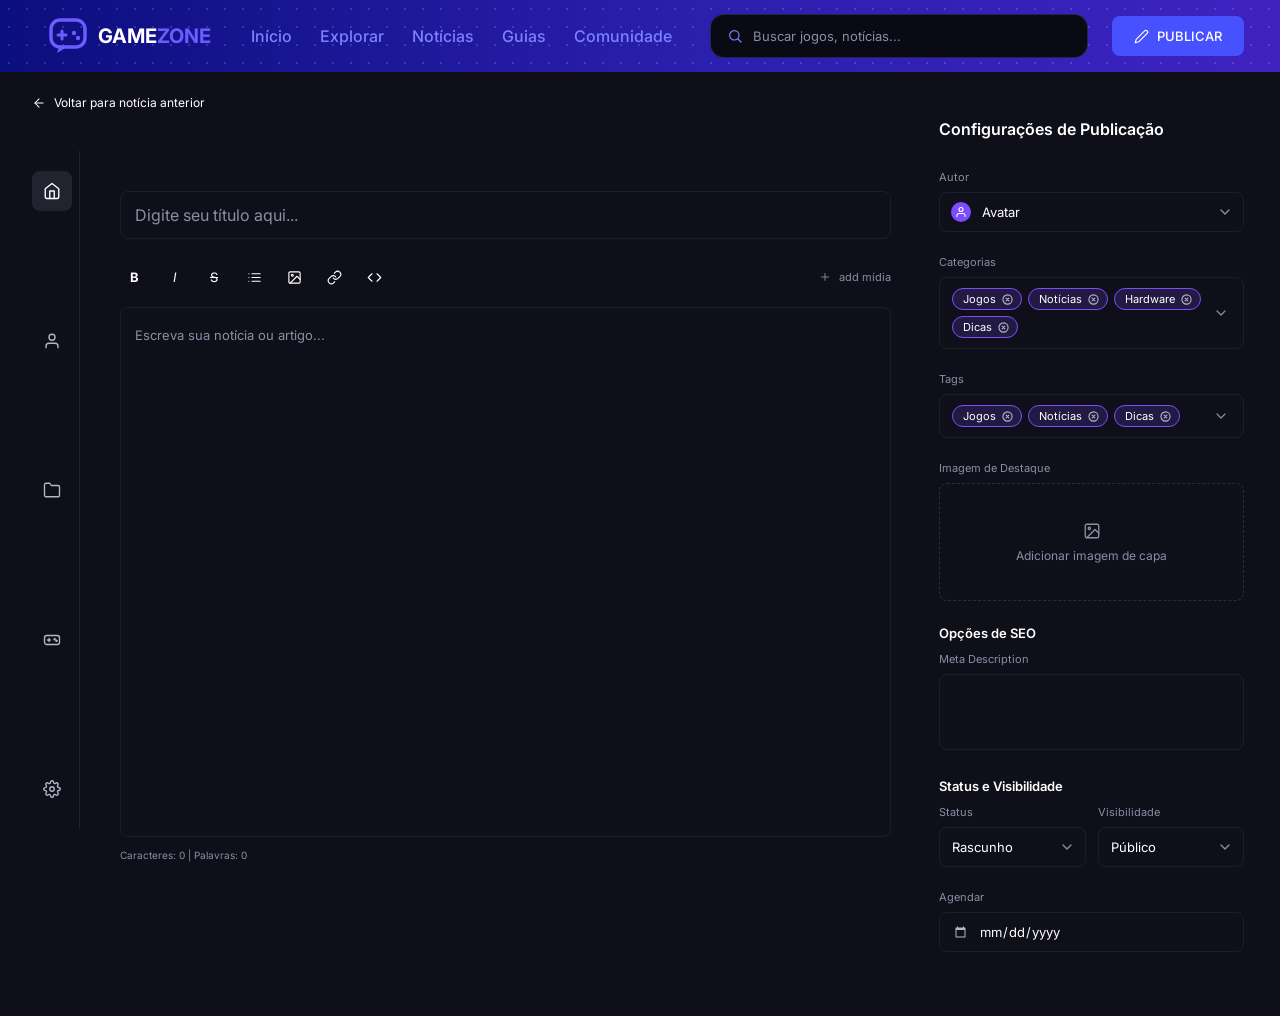
<file: Páginas/pagina.html>
<!DOCTYPE html>
<html lang="pt-BR">

<head>
    <meta charset="UTF-8">
    <meta name="viewport" content="width=device-width, initial-scale=1.0">

    <title>GameZone - Publicar</title>

    <!-- fonte Inter -->
    <link rel="preconnect" href="https://fonts.googleapis.com">
    <link rel="preconnect" href="https://fonts.gstatic.com" crossorigin>
    <link href="https://fonts.googleapis.com/css2?family=Inter:wght@400;500;600;700&display=swap" rel="stylesheet">

    <!-- css da tela de publicar -->
    <link rel="stylesheet" href="../CSS/pagina.css?v=4">
</head>

<body>

    <!-- ícones (ficam escondidos aqui, são chamados nas outras partes da página) -->
    <svg class="sprite" xmlns="http://www.w3.org/2000/svg">

        <!-- logo -->
        <symbol id="i-logo" viewBox="0 0 40 40">
            <rect x="3" y="4" width="34" height="27" rx="9" fill="none" stroke="#6C5CFF" stroke-width="3.5" />
            <path d="M11 31 L9 37 L19 31 Z" fill="#6C5CFF" />
            <path d="M14 15v8M10 19h8" stroke="#6C5CFF" stroke-width="3" stroke-linecap="round" />
            <circle cx="26" cy="17" r="2.2" fill="#6C5CFF" />
            <circle cx="30" cy="22" r="2.2" fill="#6C5CFF" />
        </symbol>

        <!-- lupa da pesquisa -->
        <symbol id="i-busca" viewBox="0 0 24 24">
            <circle cx="11" cy="11" r="7" />
            <line x1="21" y1="21" x2="16.5" y2="16.5" />
        </symbol>

        <!-- lápis do botão publicar -->
        <symbol id="i-lapis" viewBox="0 0 24 24">
            <path d="M17 3a2.8 2.8 0 0 1 4 4L7.5 20.5 2 22l1.5-5.5L17 3z" />
        </symbol>

        <!-- três linhas do menu -->
        <symbol id="i-menu" viewBox="0 0 24 24">
            <line x1="3" y1="6" x2="21" y2="6" />
            <line x1="3" y1="12" x2="21" y2="12" />
            <line x1="3" y1="18" x2="21" y2="18" />
        </symbol>

        <!-- seta de voltar -->
        <symbol id="i-seta" viewBox="0 0 24 24">
            <line x1="19" y1="12" x2="5" y2="12" />
            <polyline points="12 19 5 12 12 5" />
        </symbol>

        <!-- setinha pra baixo (campos de seleção) -->
        <symbol id="i-seta-baixo" viewBox="0 0 24 24">
            <polyline points="6 9 12 15 18 9" />
        </symbol>

        <!-- ícones da barra da esquerda -->
        <symbol id="i-home" viewBox="0 0 24 24">
            <path d="M3 9l9-7 9 7v11a2 2 0 0 1-2 2H5a2 2 0 0 1-2-2z" />
            <polyline points="9 22 9 12 15 12 15 22" />
        </symbol>

        <symbol id="i-usuario" viewBox="0 0 24 24">
            <path d="M20 21v-2a4 4 0 0 0-4-4H8a4 4 0 0 0-4 4v2" />
            <circle cx="12" cy="7" r="4" />
        </symbol>

        <symbol id="i-pasta" viewBox="0 0 24 24">
            <path d="M22 19a2 2 0 0 1-2 2H4a2 2 0 0 1-2-2V5a2 2 0 0 1 2-2h5l2 3h9a2 2 0 0 1 2 2z" />
        </symbol>

        <symbol id="i-controle" viewBox="0 0 24 24">
            <rect x="2" y="6" width="20" height="12" rx="3" />
            <path d="M6 12h4M8 10v4" />
            <circle cx="15.5" cy="11" r="0.8" />
            <circle cx="18" cy="13" r="0.8" />
        </symbol>

        <symbol id="i-engrenagem" viewBox="0 0 24 24">
            <circle cx="12" cy="12" r="3" />
            <path d="M19.4 15a1.65 1.65 0 0 0 .33 1.82l.06.06a2 2 0 0 1 0 2.83 2 2 0 0 1-2.83 0l-.06-.06a1.65 1.65 0 0 0-1.82-.33 1.65 1.65 0 0 0-1 1.51V21a2 2 0 0 1-2 2 2 2 0 0 1-2-2v-.09A1.65 1.65 0 0 0 9 19.4a1.65 1.65 0 0 0-1.82.33l-.06.06a2 2 0 0 1-2.83 0 2 2 0 0 1 0-2.83l.06-.06a1.65 1.65 0 0 0 .33-1.82 1.65 1.65 0 0 0-1.51-1H3a2 2 0 0 1-2-2 2 2 0 0 1 2-2h.09A1.65 1.65 0 0 0 4.6 9a1.65 1.65 0 0 0-.33-1.82l-.06-.06a2 2 0 0 1 0-2.83 2 2 0 0 1 2.83 0l.06.06a1.65 1.65 0 0 0 1.82.33H9a1.65 1.65 0 0 0 1-1.51V3a2 2 0 0 1 2-2 2 2 0 0 1 2 2v.09a1.65 1.65 0 0 0 1 1.51 1.65 1.65 0 0 0 1.82-.33l.06-.06a2 2 0 0 1 2.83 0 2 2 0 0 1 0 2.83l-.06.06a1.65 1.65 0 0 0-.33 1.82V9a1.65 1.65 0 0 0 1.51 1H21a2 2 0 0 1 2 2 2 2 0 0 1-2 2h-.09a1.65 1.65 0 0 0-1.51 1z" />
        </symbol>

        <!-- ícones da barra de formatação do texto -->
        <symbol id="i-lista" viewBox="0 0 24 24">
            <line x1="8" y1="6" x2="21" y2="6" />
            <line x1="8" y1="12" x2="21" y2="12" />
            <line x1="8" y1="18" x2="21" y2="18" />
            <line x1="3" y1="6" x2="3.01" y2="6" />
            <line x1="3" y1="12" x2="3.01" y2="12" />
            <line x1="3" y1="18" x2="3.01" y2="18" />
        </symbol>

        <symbol id="i-imagem" viewBox="0 0 24 24">
            <rect x="3" y="3" width="18" height="18" rx="2" />
            <circle cx="8.5" cy="8.5" r="1.5" />
            <polyline points="21 15 16 10 5 21" />
        </symbol>

        <symbol id="i-link" viewBox="0 0 24 24">
            <path d="M10 13a5 5 0 0 0 7.54.54l3-3a5 5 0 0 0-7.07-7.07l-1.72 1.71" />
            <path d="M14 11a5 5 0 0 0-7.54-.54l-3 3a5 5 0 0 0 7.07 7.07l1.71-1.71" />
        </symbol>

        <symbol id="i-codigo" viewBox="0 0 24 24">
            <polyline points="16 18 22 12 16 6" />
            <polyline points="8 6 2 12 8 18" />
        </symbol>

        <!-- sinal de mais (botão add mídia) -->
        <symbol id="i-mais" viewBox="0 0 24 24">
            <line x1="12" y1="5" x2="12" y2="19" />
            <line x1="5" y1="12" x2="19" y2="12" />
        </symbol>
    </svg>


    <!-- header (barra roxa do topo) -->
    <header class="header">
        <div class="container">

            <!-- logo (ícone + nome) -->
            <a href="../index.html" class="logo">
                <svg class="logo-icone"><use href="#i-logo"></use></svg>
                <span class="logo-texto">GAME<span>ZONE</span></span>
            </a>

            <!-- menu de navegação -->
            <nav class="menu">
                <a href="../index.html">Início</a>
                <a href="explorar.html">Explorar</a>
                <a href="#">Notícias</a>
                <a href="#">Guias</a>
                <a href="#">Comunidade</a>
            </nav>

            <!-- campo de pesquisa -->
            <div class="pesquisa">
                <svg class="icone"><use href="#i-busca"></use></svg>
                <input type="text" placeholder="Buscar jogos, notícias...">
            </div>

            <!-- botão publicar -->
            <button type="button" class="btn-publicar" id="btn-publicar">
                <svg class="icone"><use href="#i-lapis"></use></svg>
                PUBLICAR
            </button>

            <!-- botão do menu (três linhas) -->
            <button type="button" class="btn-menu" id="btn-menu" aria-label="Abrir menu" aria-expanded="false">
                <svg class="icone"><use href="#i-menu"></use></svg>
            </button>

        </div>

        <!-- menu que abre quando clica nas três linhas -->
        <nav class="menu-mobile" id="menu-mobile">
            <a href="../index.html">Início</a>
            <a href="explorar.html">Explorar</a>
            <a href="#">Notícias</a>
            <a href="#">Guias</a>
            <a href="#">Comunidade</a>
        </nav>
    </header>


    <!-- conteúdo principal -->
    <main class="pub">

        <!-- coluna da esquerda (voltar + barra de ícones + editor) -->
        <div class="pub-esquerda">

            <!-- link pra voltar na notícia anterior -->
            <a href="#" class="pub-voltar">
                <svg class="icone"><use href="#i-seta"></use></svg>
                Voltar para notícia anterior
            </a>

            <!-- barra de ícones e editor lado a lado -->
            <div class="pub-corpo">

                <!-- barra de ícones da esquerda -->
                <nav class="pub-icones">
                    <button type="button" class="ativo" aria-label="Início">
                        <svg class="icone"><use href="#i-home"></use></svg>
                    </button>
                    <button type="button" aria-label="Perfil">
                        <svg class="icone"><use href="#i-usuario"></use></svg>
                    </button>
                    <button type="button" aria-label="Rascunhos">
                        <svg class="icone"><use href="#i-pasta"></use></svg>
                    </button>
                    <button type="button" aria-label="Jogos">
                        <svg class="icone"><use href="#i-controle"></use></svg>
                    </button>
                    <button type="button" aria-label="Configurações">
                        <svg class="icone"><use href="#i-engrenagem"></use></svg>
                    </button>
                </nav>


                <!-- editor da notícia -->
                <section class="pub-editor">

                    <!-- título da notícia -->
                    <input type="text" class="pub-titulo" id="titulo" placeholder="Digite seu título aqui...">

                    <!-- barra de ferramentas do texto -->
                    <div class="pub-toolbar">

                        <!-- botões de formatação (negrito, itálico, riscado, lista, imagem, link e código) -->
                        <div class="pub-formatar">
                            <button type="button" class="negrito" data-acao="negrito" aria-label="Negrito">B</button>
                            <button type="button" class="italico" data-acao="italico" aria-label="Itálico">I</button>
                            <button type="button" class="riscado" data-acao="riscado" aria-label="Riscado">S</button>
                            <button type="button" data-acao="lista" aria-label="Lista">
                                <svg class="icone"><use href="#i-lista"></use></svg>
                            </button>
                            <button type="button" data-acao="imagem" aria-label="Imagem">
                                <svg class="icone"><use href="#i-imagem"></use></svg>
                            </button>
                            <button type="button" data-acao="link" aria-label="Link">
                                <svg class="icone"><use href="#i-link"></use></svg>
                            </button>
                            <button type="button" data-acao="codigo" aria-label="Código">
                                <svg class="icone"><use href="#i-codigo"></use></svg>
                            </button>
                        </div>

                        <!-- botão adicionar mídia -->
                        <button type="button" class="pub-add-midia">
                            <svg class="icone"><use href="#i-mais"></use></svg>
                            add mídia
                        </button>
                    </div>

                    <!-- texto da notícia (div editável, aceita negrito, itálico etc) -->
                    <div class="pub-texto" id="texto" contenteditable="true" role="textbox" aria-multiline="true" data-placeholder="Escreva sua notícia ou artigo..."></div>

                    <!-- contador de caracteres e palavras -->
                    <div class="pub-contador">Caracteres: 0 | Palavras: 0</div>

                </section>
            </div>
        </div>


        <!-- configurações de publicação (coluna da direita) -->
        <aside class="pub-config">

            <h2>Configurações de Publicação</h2>

            <!-- autor -->
            <div class="pub-campo">
                <label for="autor">Autor</label>
                <div class="pub-autor">
                    <span class="pub-avatar">
                        <svg class="icone"><use href="#i-usuario"></use></svg>
                    </span>
                    <select id="autor" class="pub-select">
                        <option>Avatar</option>
                    </select>
                </div>
            </div>

            <!-- categorias -->
            <div class="pub-campo">
                <label>Categorias</label>
                <div class="pub-tags-linha">
                    <div class="pub-tags" id="categorias">
                        <span class="pub-tag">Jogos<button type="button" class="pub-tag-x" aria-label="Remover Jogos"></button></span>
                        <span class="pub-tag">Notícias<button type="button" class="pub-tag-x" aria-label="Remover Notícias"></button></span>
                        <span class="pub-tag">Hardware<button type="button" class="pub-tag-x" aria-label="Remover Hardware"></button></span>
                        <span class="pub-tag">Dicas<button type="button" class="pub-tag-x" aria-label="Remover Dicas"></button></span>
                    </div>
                    <svg class="icone pub-seta"><use href="#i-seta-baixo"></use></svg>
                </div>
            </div>

            <!-- tags -->
            <div class="pub-campo">
                <label>Tags</label>
                <div class="pub-tags-linha">
                    <div class="pub-tags" id="tags">
                        <span class="pub-tag">Jogos<button type="button" class="pub-tag-x" aria-label="Remover Jogos"></button></span>
                        <span class="pub-tag">Notícias<button type="button" class="pub-tag-x" aria-label="Remover Notícias"></button></span>
                        <span class="pub-tag">Dicas<button type="button" class="pub-tag-x" aria-label="Remover Dicas"></button></span>
                    </div>
                    <svg class="icone pub-seta"><use href="#i-seta-baixo"></use></svg>
                </div>
            </div>

            <!-- imagem de destaque -->
            <div class="pub-campo">
                <label>Imagem de Destaque</label>
                <div class="pub-capa" id="pub-capa">
                    <svg class="icone"><use href="#i-imagem"></use></svg>
                    <p>Adicionar imagem de capa</p>
                    <!-- prévia da imagem escolhida -->
                    <img class="pub-capa-img" id="capa-previa" alt="Prévia da imagem de capa">
                </div>
            </div>

            <!-- opções de seo -->
            <div class="pub-campo">
                <h3>Opções de SEO</h3>
                <label for="meta">Meta Description</label>
                <textarea id="meta"></textarea>
            </div>

            <!-- status e visibilidade -->
            <div class="pub-campo">
                <h3>Status e Visibilidade</h3>

                <div class="pub-duas-colunas">
                    <div>
                        <label for="status">Status</label>
                        <select id="status" class="pub-select">
                            <option>Rascunho</option>
                            <option>Publicado</option>
                        </select>
                    </div>

                    <div>
                        <label for="visibilidade">Visibilidade</label>
                        <select id="visibilidade" class="pub-select">
                            <option>Público</option>
                            <option>Privado</option>
                        </select>
                    </div>
                </div>
            </div>

            <!-- agendar publicação -->
            <div class="pub-campo">
                <label for="agendar">Agendar</label>
                <input type="date" id="agendar" class="pub-data">
            </div>

        </aside>

    </main>


    <!-- campos escondidos pra escolher arquivo (abrem quando clica nos botões) -->
    <input type="file" id="arquivo-midia" accept="image/*" hidden>
    <input type="file" id="arquivo-capa" accept="image/*" hidden>

    <!-- aviso que aparece no canto da tela (erro ou sucesso) -->
    <div class="aviso" id="aviso" aria-live="polite"></div>

    <!-- javascript da tela de publicar -->
    <script src="../JS/pagina.js?v=4"></script>

</body>

</html>
</file>
<file: CSS/pagina.css>
/* CORES DA TELA */
:root {
    --fundo: #0F0F1A;           /* fundo da página */
    --roxo: #4751FF;            /* botão publicar */
    --roxo-claro: #7C81FF;      /* links do menu e detalhes */
    --violeta: #7B4DFF;         /* tags e avatar */
    --logo-zone: #6C5CFF;       /* parte "ZONE" da logo */
    --cinza: #8B8DA3;           /* textos pequenos (nomes dos campos e placeholders) */
    --cinza-claro: #B4B6C8;     /* ícones da barra da esquerda */
    --linha: #23232F;           /* linhas separadoras e fundo do botão ativo */
}


/* CONFIGURAÇÕES GERAIS */

/* tira as margens e espaçamentos padrão do navegador */
* {
    margin: 0;
    padding: 0;
    box-sizing: border-box;
}

/* fundo, fonte e cor do texto da página */
body {
    font-family: 'Inter', Arial, sans-serif;
    background-color: var(--fundo);
    color: #FFFFFF;
}

/* links sem sublinhado e com a cor do texto em volta */
a {
    text-decoration: none;
    color: inherit;
}

/* botões e campos usam a mesma fonte da página */
button,
input,
select,
textarea {
    font-family: inherit;
}

button {
    cursor: pointer;
}

/* esconde o bloco de ícones que fica no começo do html */
.sprite {
    position: absolute;
    width: 0;
    height: 0;
    overflow: hidden;
}

/* estilo de todos os ícones (só o contorno, sem preencher) */
.icone {
    width: 18px;
    height: 18px;
    fill: none;
    stroke: currentColor;
    stroke-width: 1.8;
    stroke-linecap: round;
    stroke-linejoin: round;
    flex-shrink: 0;
}


/* HEADER */

/* barra do topo: degradê de azul pra roxo com pontinhos por cima */
.header {
    position: relative;
    z-index: 20;
    width: 100%;
    height: 72px;
    background:
        radial-gradient(rgba(255, 255, 255, 0.14) 1px, transparent 1.4px) 0 0 / 18px 18px,
        linear-gradient(90deg, #0B0E7E 0%, #2B1FAE 55%, #3E22C0 100%);
}

/* deixa tudo do header em uma linha só */
.container {
    width: 100%;
    height: 72px;
    padding: 0 36px 0 110px;
    display: flex;
    align-items: center;
}

/* logo (ícone + nome) */
.logo {
    display: flex;
    align-items: center;
    gap: 10px;
    font-size: 20px;
    font-weight: 700;
    white-space: nowrap;
    flex-shrink: 0;
}

/* tamanho do ícone da logo */
.logo-icone {
    width: 40px;
    height: 40px;
}

/* cor da parte "ZONE" (o "GAME" fica branco) */
.logo-texto span {
    color: var(--logo-zone);
}

/* menu de navegação */
.menu {
    display: flex;
    align-items: center;
    gap: 44px;
    margin-left: 70px;
}

/* cada link do menu */
.menu a {
    font-size: 16px;
    font-weight: 500;
    color: var(--roxo-claro);
    white-space: nowrap;
    transition: 0.2s;
}

/* link do menu ao passar o mouse */
.menu a:hover {
    color: #FFFFFF;
}

/* caixa da pesquisa (estica pra ocupar o espaço que sobra entre o menu e o botão) */
.pesquisa {
    flex: 1;
    min-width: 160px;
    height: 44px;
    margin-left: 38px;
    padding: 0 16px;
    display: flex;
    align-items: center;
    gap: 10px;
    background-color: #0A0A14;
    border: 1px solid rgba(124, 129, 255, 0.22);
    border-radius: 14px;
    color: var(--roxo-claro);
}

/* lupa da pesquisa */
.pesquisa .icone {
    width: 16px;
    height: 16px;
}

/* campo onde digita a pesquisa */
.pesquisa input {
    flex: 1;
    min-width: 0;
    background: transparent;
    border: none;
    outline: none;
    color: #FFFFFF;
    font-size: 13px;
}

.pesquisa input::placeholder {
    color: var(--cinza);
}

/* botão PUBLICAR (azul) */
.btn-publicar {
    height: 40px;
    margin-left: 24px;
    padding: 0 22px;
    display: flex;
    align-items: center;
    gap: 8px;
    background-color: var(--roxo);
    border: none;
    border-radius: 8px;
    font-size: 13px;
    font-weight: 500;
    color: #FFFFFF;
    white-space: nowrap;
    flex-shrink: 0;
}

/* lápis dentro do botão */
.btn-publicar .icone {
    width: 15px;
    height: 15px;
}

.btn-publicar:hover {
    background-color: var(--roxo-claro);
}

/* botão das três linhas (menu) */
.btn-menu {
    width: 40px;
    height: 40px;
    margin-left: 40px;
    display: none; /* no computador fica escondido, os links já aparecem ao lado */
    align-items: center;
    justify-content: center;
    background: transparent;
    border: none;
    color: #FFFFFF;
    flex-shrink: 0;
}

.btn-menu .icone {
    width: 24px;
    height: 24px;
}

.btn-menu:hover {
    color: var(--roxo-claro);
}

/* menu que abre embaixo das três linhas (começa escondido) */
.menu-mobile {
    display: none;
    position: absolute;
    top: 76px;
    right: 36px;
    width: 220px;
    padding: 8px;
    flex-direction: column;
    background-color: #14142A;
    border: 1px solid rgba(124, 129, 255, 0.22);
    border-radius: 12px;
    box-shadow: 0 12px 30px rgba(0, 0, 0, 0.45);
}

/* quando o javascript coloca a classe "aberto", o menu aparece */
.menu-mobile.aberto {
    display: flex;
}

/* cada link do menu que abre */
.menu-mobile a {
    padding: 12px 14px;
    border-radius: 8px;
    font-size: 14px;
    color: var(--roxo-claro);
}

.menu-mobile a:hover {
    background-color: var(--linha);
    color: #FFFFFF;
}


/* CONTEÚDO PRINCIPAL */

/* coluna da esquerda (voltar + editor) e coluna da direita (configurações) lado a lado */
.pub {
    display: flex;
    align-items: flex-start;
    gap: 85px;
    padding: 22px 55px 40px 32px;
}

/* coluna da esquerda (ocupa o espaço que sobrar) */
.pub-esquerda {
    flex: 1;
    min-width: 0;
}

/* link "voltar para notícia anterior" */
.pub-voltar {
    display: inline-flex;
    align-items: center;
    gap: 8px;
    margin-bottom: 40px;
    font-size: 12px;
    line-height: 16px;
}

/* seta do voltar */
.pub-voltar .icone {
    width: 14px;
    height: 14px;
}

.pub-voltar:hover {
    color: var(--roxo-claro);
}

/* barra de ícones e editor lado a lado */
.pub-corpo {
    display: flex;
    align-items: flex-start;
    gap: 72px;
}


/* BARRA DE ÍCONES (esquerda) */

/* coluna dos ícones, com a linha vertical do lado direito */
.pub-icones {
    width: 48px;
    height: 678px;
    padding: 20px 0;
    display: flex;
    flex-direction: column;
    justify-content: space-between;
    align-items: flex-start;
    border-right: 1px solid var(--linha);
    flex-shrink: 0;
}

/* cada botão de ícone */
.pub-icones button {
    width: 40px;
    height: 40px;
    display: flex;
    align-items: center;
    justify-content: center;
    background: transparent;
    border: none;
    border-radius: 8px;
    color: var(--cinza-claro);
}

/* botão ativo (casinha) e botão ao passar o mouse */
.pub-icones button:hover,
.pub-icones .ativo {
    background-color: var(--linha);
    color: #FFFFFF;
}


/* EDITOR (meio) */

/* área do editor (sem caixa em volta) */
.pub-editor {
    flex: 1;
    min-width: 0;
    min-height: 710px;
    display: flex;
    flex-direction: column;
}

/* campo do título da notícia (com a borda fraquinha igual a do SEO) */
.pub-titulo {
    width: 100%;
    height: 48px;
    margin-top: 40px;
    padding: 0 14px;
    background: transparent;
    border: 1px solid rgba(255, 255, 255, 0.06);
    border-radius: 8px;
    outline: none;
    font-size: 16px;
    line-height: 22px;
    color: #FFFFFF;
}

.pub-titulo::placeholder {
    color: var(--cinza);
}

/* quando clica num campo, a borda fica roxa */
.pub-titulo:focus,
.pub-texto:focus,
.pub-select:focus,
.pub-data:focus,
.pub-campo textarea:focus {
    border-color: rgba(124, 129, 255, 0.5);
}

/* linha da barra de ferramentas (formatação na esquerda e add mídia na direita) */
.pub-toolbar {
    height: 28px;
    margin-top: 24px;
    display: flex;
    justify-content: space-between;
    align-items: center;
}

/* grupo dos botões de formatação */
.pub-formatar {
    display: flex;
    gap: 12px;
}

/* cada botão de formatação */
.pub-formatar button {
    width: 28px;
    height: 28px;
    display: flex;
    align-items: center;
    justify-content: center;
    background: transparent;
    border: none;
    border-radius: 6px;
    color: #FFFFFF;
    font-size: 13px;
}

.pub-formatar button:hover {
    background-color: var(--linha);
}

/* ícones dentro da barra de formatação */
.pub-formatar .icone {
    width: 15px;
    height: 15px;
}

/* letra B (negrito) */
.negrito {
    font-weight: 700;
}

/* letra I (itálico) */
.italico {
    font-style: italic;
}

/* letra S (riscado) */
.riscado {
    text-decoration: line-through;
}

/* botão "+ add mídia" */
.pub-add-midia {
    display: flex;
    align-items: center;
    gap: 8px;
    background: transparent;
    border: none;
    color: var(--cinza);
    font-size: 11px;
}

/* sinal de mais do add mídia */
.pub-add-midia .icone {
    width: 12px;
    height: 12px;
}

.pub-add-midia:hover {
    color: #FFFFFF;
}

/* área onde escreve a notícia (cresce até o fim do editor) */
.pub-texto {
    flex: 1;
    width: 100%;
    min-height: 320px;
    margin-top: 16px;
    padding: 16px 14px;
    background: transparent;
    border: 1px solid rgba(255, 255, 255, 0.06);
    border-radius: 8px;
    outline: none;
    font-size: 13px;
    line-height: 1.7;
    color: #FFFFFF;
    overflow-wrap: anywhere;
}

/* texto cinza que aparece quando o editor está vazio */
.pub-texto:empty::before {
    content: attr(data-placeholder);
    color: var(--cinza);
}

/* como ficam as coisas dentro do texto */
.pub-texto b {
    font-weight: 700;
}

.pub-texto i {
    font-style: italic;
}

.pub-texto strike {
    text-decoration: line-through;
}

.pub-texto ul {
    padding-left: 22px;
    list-style: disc;
}

.pub-texto a {
    color: var(--roxo-claro);
    text-decoration: underline;
}

.pub-texto code {
    padding: 1px 5px;
    background-color: var(--linha);
    border-radius: 4px;
    font-family: Consolas, monospace;
}

.pub-texto img {
    display: block;
    max-width: 100%;
    margin: 10px 0;
    border-radius: 8px;
}

/* botão de formatação que está ligado no trecho onde o cursor está */
.pub-formatar button.ligado {
    color: #FFFFFF;
    background-color: var(--linha);
}

/* contador de caracteres e palavras (embaixo do editor) */
.pub-contador {
    padding-top: 12px;
    font-size: 10px;
    color: var(--cinza);
}


/* CONFIGURAÇÕES DE PUBLICAÇÃO (direita) */

/* coluna da direita */
.pub-config {
    width: 305px;
    margin-top: 25px;
    flex-shrink: 0;
}

/* título "Configurações de Publicação" */
.pub-config h2 {
    margin-bottom: 32px;
    font-size: 16px;
    font-weight: 600;
    line-height: 20px;
}

/* títulos "Opções de SEO" e "Status e Visibilidade" */
.pub-config h3 {
    margin-bottom: 12px;
    font-size: 13px;
    font-weight: 600;
    line-height: 16px;
}

/* cada bloco da direita (autor, categorias, tags...) */
.pub-campo {
    margin-bottom: 24px;
}

/* nome pequeno de cada campo (Autor, Tags, Status...) */
.pub-campo label {
    display: block;
    margin-bottom: 8px;
    font-size: 11px;
    line-height: 13px;
    color: var(--cinza);
}

/* campo de seleção sem caixa, com setinha cinza na direita */
.pub-select {
    width: 100%;
    height: 40px;
    padding: 0 12px;
    appearance: none;
    background-color: transparent;
    background-image: url("data:image/svg+xml,%3Csvg xmlns='http://www.w3.org/2000/svg' width='16' height='16' viewBox='0 0 24 24' fill='none' stroke='%238B8DA3' stroke-width='2' stroke-linecap='round' stroke-linejoin='round'%3E%3Cpolyline points='6 9 12 15 18 9'/%3E%3C/svg%3E");
    background-repeat: no-repeat;
    background-position: right 10px center;
    border: 1px solid rgba(255, 255, 255, 0.06);
    border-radius: 8px;
    outline: none;
    font-size: 13px;
    color: #FFFFFF;
    cursor: pointer;
}

/* opções que aparecem quando o campo de seleção abre */
.pub-select option {
    background-color: var(--fundo);
    color: #FFFFFF;
}

/* autor (a bolinha do avatar fica por cima do campo) */
.pub-autor {
    position: relative;
}

.pub-autor .pub-select {
    padding-left: 42px;
}

/* bolinha violeta do avatar */
.pub-avatar {
    position: absolute;
    left: 12px;
    top: 10px;
    width: 20px;
    height: 20px;
    display: flex;
    align-items: center;
    justify-content: center;
    background-color: var(--violeta);
    border-radius: 50%;
    pointer-events: none;
}

/* ícone de pessoa dentro do avatar */
.pub-avatar .icone {
    width: 12px;
    height: 12px;
    stroke-width: 2.2;
}

/* linha das tags com a setinha na direita */
.pub-tags-linha {
    display: flex;
    align-items: center;
    justify-content: space-between;
    padding: 10px 14px 10px 12px;
    border: 1px solid rgba(255, 255, 255, 0.06);
    border-radius: 8px;
}

/* lista de tags (quebra de linha quando enche) */
.pub-tags {
    display: flex;
    flex-wrap: wrap;
    gap: 6px;
    flex: 1;
}

/* setinha ao lado das tags */
.pub-seta {
    width: 16px;
    height: 16px;
    margin-left: 12px;
    color: var(--cinza);
}

/* cada tag (fundo roxo escuro e borda violeta) */
.pub-tag {
    height: 22px;
    padding: 0 8px 0 10px;
    display: inline-flex;
    align-items: center;
    gap: 6px;
    background-color: rgba(123, 77, 255, 0.18);
    border: 1px solid var(--violeta);
    border-radius: 20px;
    font-size: 11px;
    color: #FFFFFF;
}

/* botão X no final da tag (bolinha com X, clica pra remover a tag) */
.pub-tag-x {
    width: 11px;
    height: 11px;
    padding: 0;
    background: url("data:image/svg+xml,%3Csvg xmlns='http://www.w3.org/2000/svg' viewBox='0 0 24 24' fill='none' stroke='%23B4B6C8' stroke-width='2.4' stroke-linecap='round'%3E%3Ccircle cx='12' cy='12' r='10'/%3E%3Cpath d='M15 9l-6 6M9 9l6 6'/%3E%3C/svg%3E") center / contain no-repeat;
    border: none;
}

/* X fica branco ao passar o mouse */
.pub-tag-x:hover {
    filter: brightness(2);
}

/* caixa da imagem de destaque */
.pub-capa {
    height: 118px;
    border: 1px dashed rgba(255, 255, 255, 0.12);
    border-radius: 8px;
    display: flex;
    flex-direction: column;
    align-items: center;
    justify-content: center;
    gap: 8px;
    font-size: 12px;
    color: var(--cinza);
    cursor: pointer;
}

.pub-capa:hover {
    color: #FFFFFF;
}

/* prévia da imagem escolhida (começa escondida) */
.pub-capa-img {
    display: none;
    width: 100%;
    height: 100%;
    object-fit: cover;
    border-radius: 8px;
}

/* quando já tem imagem: mostra a prévia e esconde o ícone e o texto */
.pub-capa.com-imagem .pub-capa-img {
    display: block;
}

.pub-capa.com-imagem .icone,
.pub-capa.com-imagem p {
    display: none;
}

/* aviso que aparece no canto de baixo da tela (começa escondido) */
.aviso {
    position: fixed;
    bottom: 24px;
    right: 24px;
    max-width: 320px;
    padding: 12px 16px;
    background-color: #1C1C2E;
    border: 1px solid var(--violeta);
    border-radius: 8px;
    font-size: 13px;
    opacity: 0;
    transform: translateY(8px);
    pointer-events: none;
    transition: 0.25s;
    z-index: 30;
}

/* aviso aparecendo */
.aviso.mostrar {
    opacity: 1;
    transform: translateY(0);
}

/* aviso de sucesso (borda verde) */
.aviso.ok {
    border-color: #3DDC97;
}

/* aviso de erro (borda vermelha) */
.aviso.erro {
    border-color: #FF5C7A;
}

/* campo da meta description (borda bem fraquinha) */
.pub-campo textarea {
    width: 100%;
    height: 76px;
    padding: 10px 12px;
    background: transparent;
    border: 1px solid rgba(255, 255, 255, 0.06);
    border-radius: 8px;
    outline: none;
    resize: none;
    font-size: 13px;
    color: #FFFFFF;
}

/* status e visibilidade lado a lado */
.pub-duas-colunas {
    display: flex;
    gap: 12px;
}

.pub-duas-colunas > div {
    flex: 1;
}

/* campo da data (agendar) */
.pub-data {
    width: 100%;
    height: 40px;
    padding: 0 12px;
    background: transparent;
    border: 1px solid rgba(255, 255, 255, 0.06);
    border-radius: 8px;
    outline: none;
    font-size: 13px;
    color: #FFFFFF;
    color-scheme: dark;
}

/* ícone do calendário fica na esquerda da data */
.pub-data::-webkit-calendar-picker-indicator {
    order: -1;
    margin: 0 10px 0 0;
    opacity: 0.7;
    cursor: pointer;
}


/* RESPONSIVO */

/* telas até 1300px: diminui os espaços */
@media (max-width: 1300px) {

    .container {
        padding: 0 36px 0 48px;
    }

    .menu {
        gap: 28px;
        margin-left: 40px;
    }

    .pub {
        gap: 48px;
        padding-right: 36px;
    }

    .pub-corpo {
        gap: 40px;
    }
}

/* telas até 1150px: esconde os links do menu */
@media (max-width: 1150px) {

    .menu {
        display: none;
    }

    .container {
        padding: 0 24px 0 32px;
    }

    .pesquisa {
        margin-left: 40px;
    }

    /* nessa largura os links somem, então as três linhas aparecem */
    .btn-menu {
        display: flex;
    }

    /* menu que abre acompanha o espaço da direita */
    .menu-mobile {
        right: 24px;
    }
}

/* telas até 900px (tablet): tudo em uma coluna só */
@media (max-width: 900px) {

    .pub {
        flex-direction: column;
        gap: 24px;
        padding: 20px 24px 40px;
    }

    .pub-esquerda {
        width: 100%;
    }

    .pub-corpo {
        flex-direction: column;
        gap: 16px;
    }

    /* barra de ícones vira uma linha em cima do editor */
    .pub-icones {
        width: 100%;
        height: auto;
        padding: 0 0 12px;
        flex-direction: row;
        justify-content: space-between;
        border-right: none;
        border-bottom: 1px solid var(--linha);
    }

    .pub-editor {
        width: 100%;
        min-height: 480px;
    }

    .pub-titulo {
        height: 44px;
        margin-top: 20px;
    }

    .pub-toolbar {
        margin-top: 16px;
    }

    .pub-texto {
        min-height: 260px;
    }

    /* configurações ocupam a largura toda, embaixo do editor */
    .pub-config {
        width: 100%;
        margin-top: 0;
    }
}

/* telas até 700px (celular) */
@media (max-width: 700px) {

    .container {
        padding: 0 16px;
    }

    /* esconde a pesquisa no celular */
    .pesquisa {
        display: none;
    }

    /* sem a pesquisa, o botão publicar vai pro canto direito */
    .btn-publicar {
        margin-left: auto;
    }

    .logo {
        font-size: 18px;
    }

    .logo-icone {
        width: 32px;
        height: 32px;
    }

    .btn-menu {
        margin-left: 8px;
    }

    /* menu que abre acompanha o espaço da direita */
    .menu-mobile {
        right: 16px;
    }

    /* aviso ocupa a largura do celular */
    .aviso {
        left: 16px;
        right: 16px;
        bottom: 16px;
        max-width: none;
    }

    .pub {
        padding: 16px 16px 40px;
    }

    /* botões de formatação quebram de linha se não couberem */
    .pub-toolbar {
        height: auto;
        flex-wrap: wrap;
        gap: 8px;
    }

    .pub-formatar {
        flex-wrap: wrap;
        gap: 6px;
    }
}
</file>
